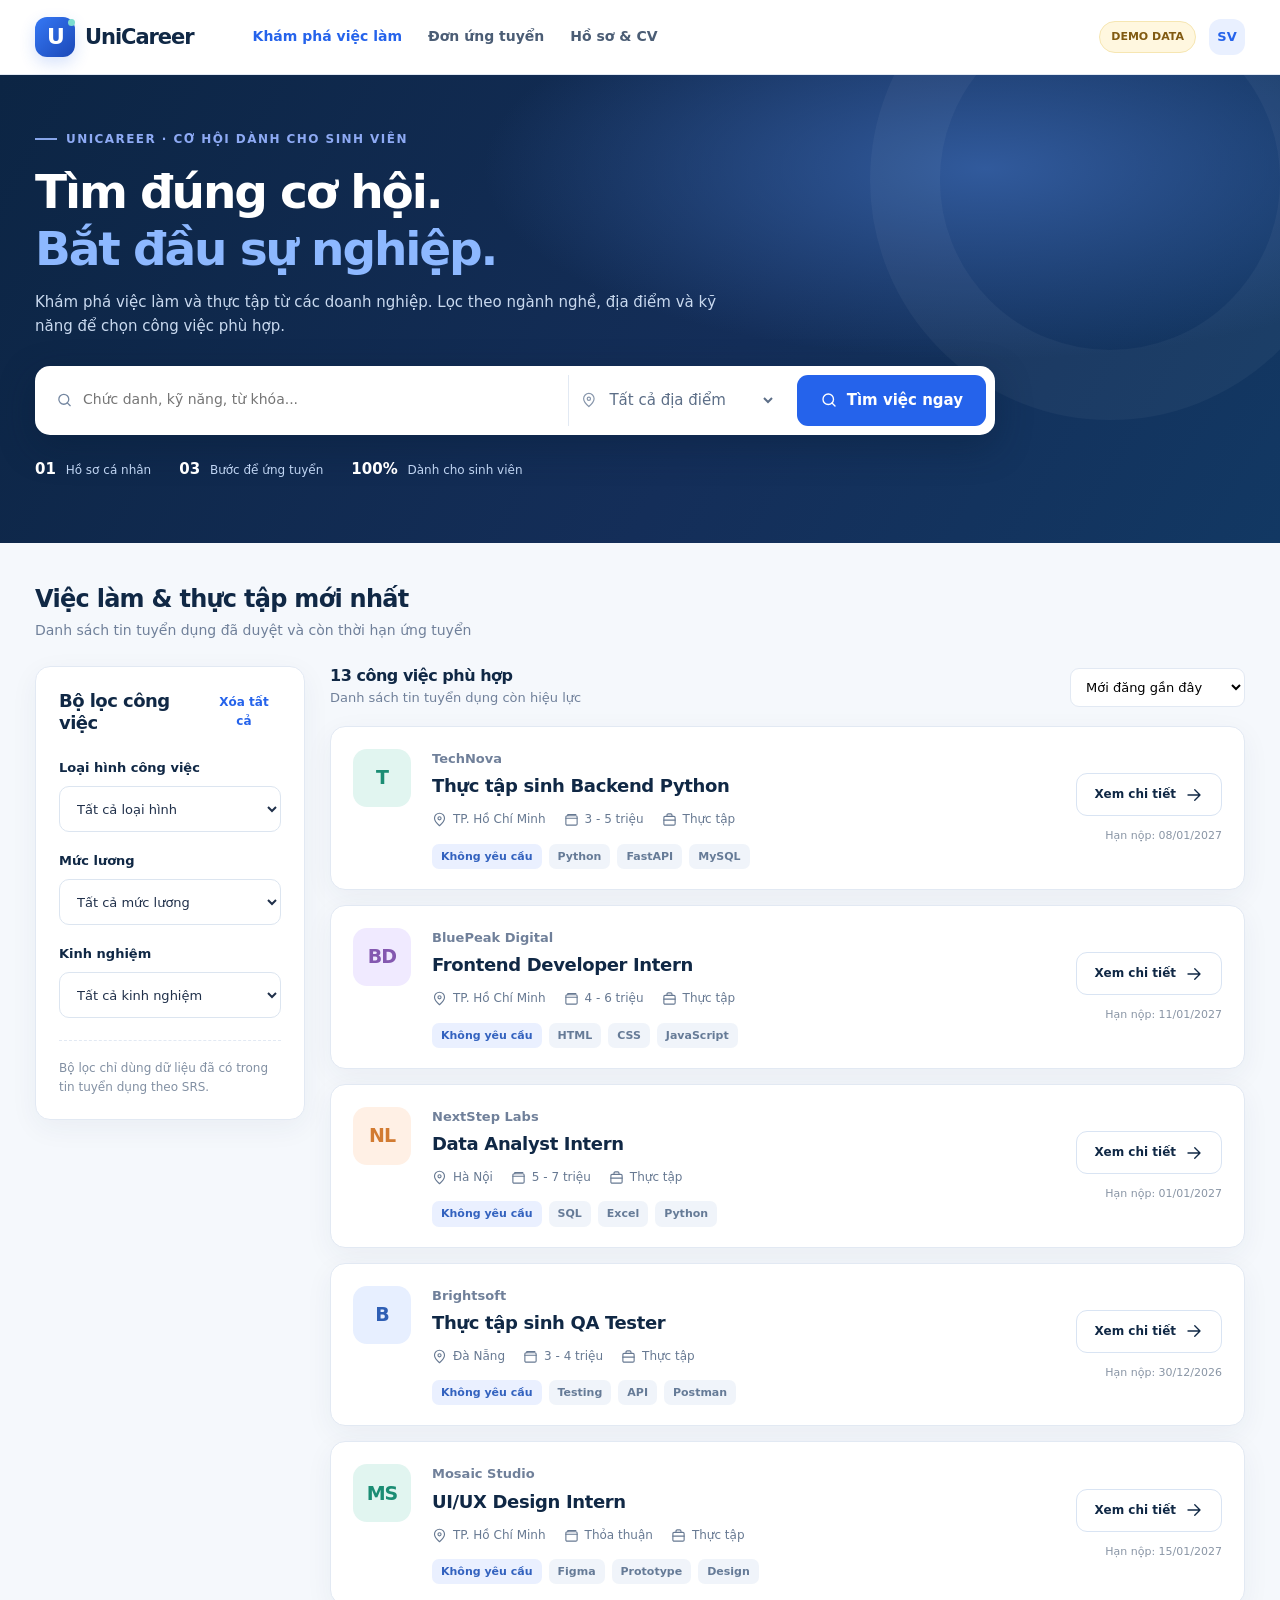
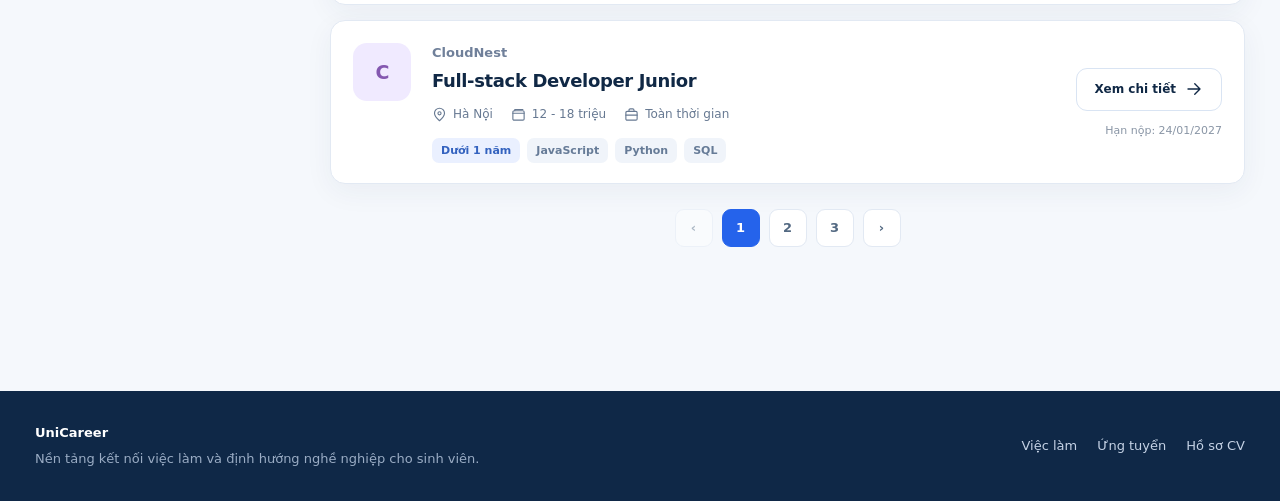
<file: pages/candidate/index.html>
<!doctype html>
<html lang="vi"><head>
  <meta charset="utf-8"><meta name="viewport" content="width=device-width, initial-scale=1">
  <meta name="description" content="Tìm việc làm và cơ hội thực tập phù hợp cho sinh viên tại UniCareer.">
  <title>Tìm việc làm & thực tập | UniCareer</title>
  <link rel="icon" href="../../assets/images/logo.svg" type="image/svg+xml">
  <link rel="stylesheet" href="../../assets/css/style.css">
  <link rel="stylesheet" href="../../assets/css/candidate.css">
  <script type="module" src="../../assets/js/candidate.js"></script>
</head><body data-page="jobs">
  <div id="site-header"></div>
  <main class="page">
    <section class="hero" aria-labelledby="hero-title"><div class="container">
      <div class="eyebrow">UNICAREER · CƠ HỘI DÀNH CHO SINH VIÊN</div>
      <h1 id="hero-title">Tìm đúng cơ hội.<br><span>Bắt đầu sự nghiệp.</span></h1>
      <p>Khám phá việc làm và thực tập từ các doanh nghiệp. Lọc theo ngành nghề, địa điểm và kỹ năng để chọn công việc phù hợp.</p>
      <form id="hero-search" class="hero-search" role="search" aria-label="Tìm công việc">
        <label class="search-input-wrap" for="q"><span data-icon="search"></span><input id="q" name="q" type="search" autocomplete="off" placeholder="Chức danh, kỹ năng, từ khóa..." aria-label="Từ khóa tìm kiếm"></label>
        <label class="search-location" for="location"><span data-icon="map-pin"></span><select id="location" name="location" aria-label="Địa điểm"><option value="">Tất cả địa điểm</option><option value="Hồ Chí Minh">TP. Hồ Chí Minh</option><option value="Hà Nội">Hà Nội</option><option value="Đà Nẵng">Đà Nẵng</option><option value="Làm việc từ xa">Làm việc từ xa</option></select></label>
        <button class="btn btn-lg" type="submit"><span data-icon="search"></span>Tìm việc ngay</button>
      </form>
      <div class="hero-stats"><span><strong>01</strong> Hồ sơ cá nhân</span><span><strong>03</strong> Bước để ứng tuyển</span><span><strong>100%</strong> Dành cho sinh viên</span></div>
    </div></section>
    <section class="jobs-area"><div class="container">
      <div class="section-title jobs-title"><div><h2>Việc làm & thực tập mới nhất</h2><p>Danh sách tin tuyển dụng đã duyệt và còn thời hạn ứng tuyển</p></div><button class="btn btn-outline mobile-filter-trigger" id="show-filters" type="button" aria-expanded="false" aria-controls="filter-panel"><span data-icon="sliders"></span>Bộ lọc</button></div>
      <div class="jobs-layout">
        <aside class="filters card" id="filter-panel" aria-label="Bộ lọc công việc">
          <div class="filter-heading"><h3>Bộ lọc công việc</h3><button id="clear-filters" type="button">Xóa tất cả</button></div>
          <div class="field"><label for="type">Loại hình công việc</label><select id="type" name="type"><option value="">Tất cả loại hình</option><option value="INTERNSHIP">Thực tập</option><option value="PART_TIME">Bán thời gian</option><option value="FULL_TIME">Toàn thời gian</option></select></div>
          <div class="field"><label for="salary">Mức lương</label><select id="salary" name="salary"><option value="">Tất cả mức lương</option><option value="under5">Dưới 5 triệu</option><option value="5to10">5 – 10 triệu</option><option value="over10">Trên 10 triệu</option><option value="negotiable">Thỏa thuận</option></select></div>
          <div class="field"><label for="experience">Kinh nghiệm</label><select id="experience" name="experience"><option value="">Tất cả kinh nghiệm</option><option value="Không yêu cầu">Không yêu cầu</option><option value="Dưới 1 năm">Dưới 1 năm</option><option value="1–2 năm">1 – 2 năm</option></select></div>
          <p class="filter-note">Bộ lọc chỉ dùng dữ liệu đã có trong tin tuyển dụng theo SRS.</p>
        </aside>
        <div class="list-section"><div class="list-toolbar"><div><h3 id="result-count">Đang tải công việc...</h3><p id="search-description">Khám phá các vị trí đang tuyển</p></div><label for="sort" class="sr-only">Sắp xếp công việc</label><select id="sort" name="sort"><option value="newest">Mới đăng gần đây</option><option value="deadline">Hạn nộp sớm nhất</option><option value="salary">Lương cao trước</option></select></div>
          <div id="job-results" class="job-list" aria-live="polite" aria-busy="true"><div class="loading">Đang tải danh sách việc làm...</div></div>
          <nav class="pagination" id="pagination" aria-label="Phân trang kết quả"></nav>
        </div>
      </div>
    </div></section>
  </main><div id="site-footer"></div><div id="toast" class="toast" role="status" aria-live="polite"></div>
</body></html>
</file>
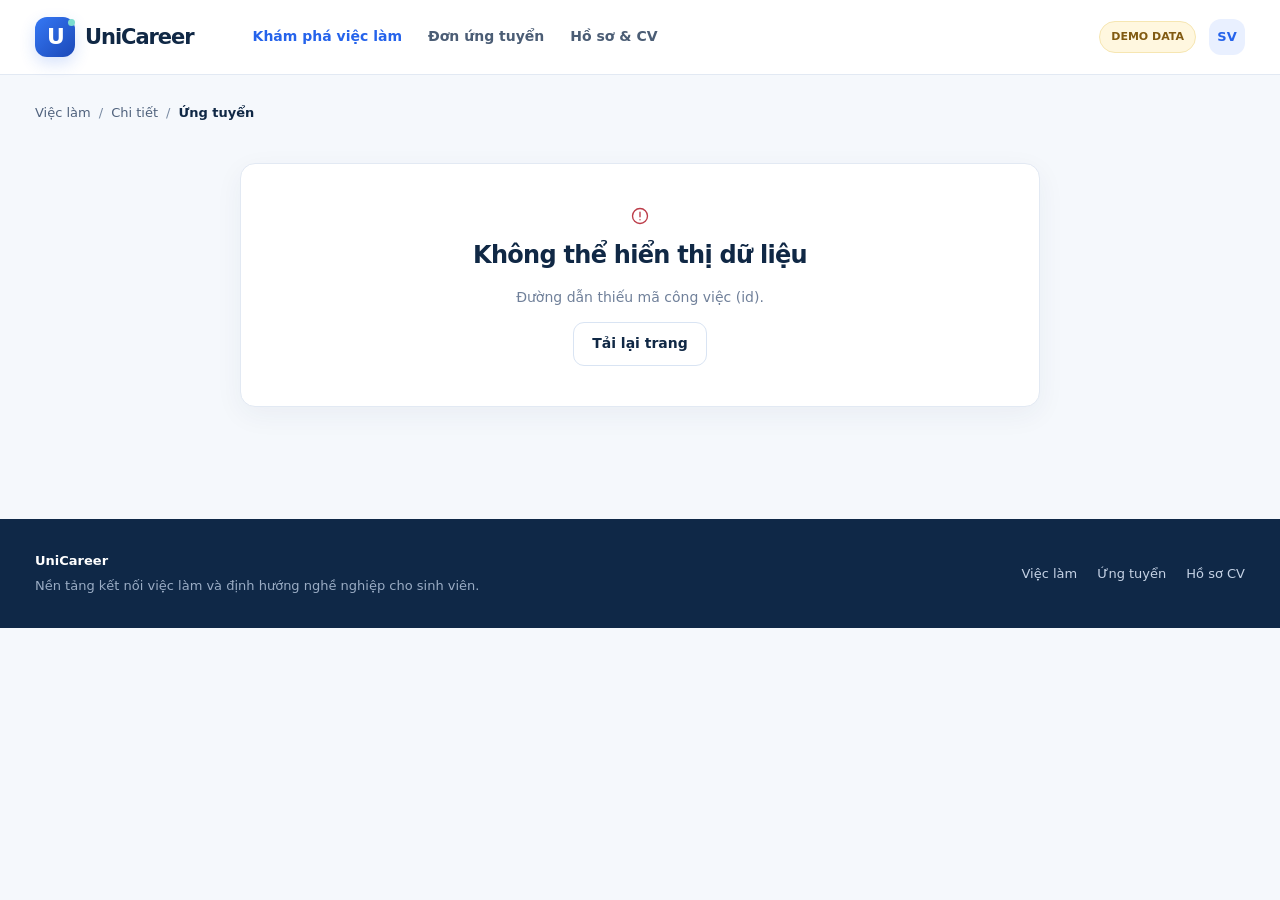
<file: pages/candidate/apply-job.html>
<!doctype html>
<html lang="vi"><head>
  <meta charset="utf-8"><meta name="viewport" content="width=device-width, initial-scale=1">
  <title>Ứng tuyển công việc | UniCareer</title><link rel="icon" href="../../assets/images/logo.svg" type="image/svg+xml">
  <link rel="stylesheet" href="../../assets/css/style.css"><link rel="stylesheet" href="../../assets/css/candidate.css">
  <script type="module" src="../../assets/js/candidate.js"></script>
</head><body data-page="apply">
  <div id="site-header"></div><main class="page"><div class="container">
    <nav class="crumbs" aria-label="Đường dẫn"><a href="index.html">Việc làm</a><span aria-hidden="true">/</span><a id="detail-back-link" href="index.html">Chi tiết</a><span aria-hidden="true">/</span><span class="current">Ứng tuyển</span></nav>
    <div id="apply-view" aria-live="polite"><div class="loading">Đang tải thông tin ứng tuyển...</div></div>
  </div></main><div id="site-footer"></div><div id="toast" class="toast" role="status" aria-live="polite"></div>
</body></html>
</file>
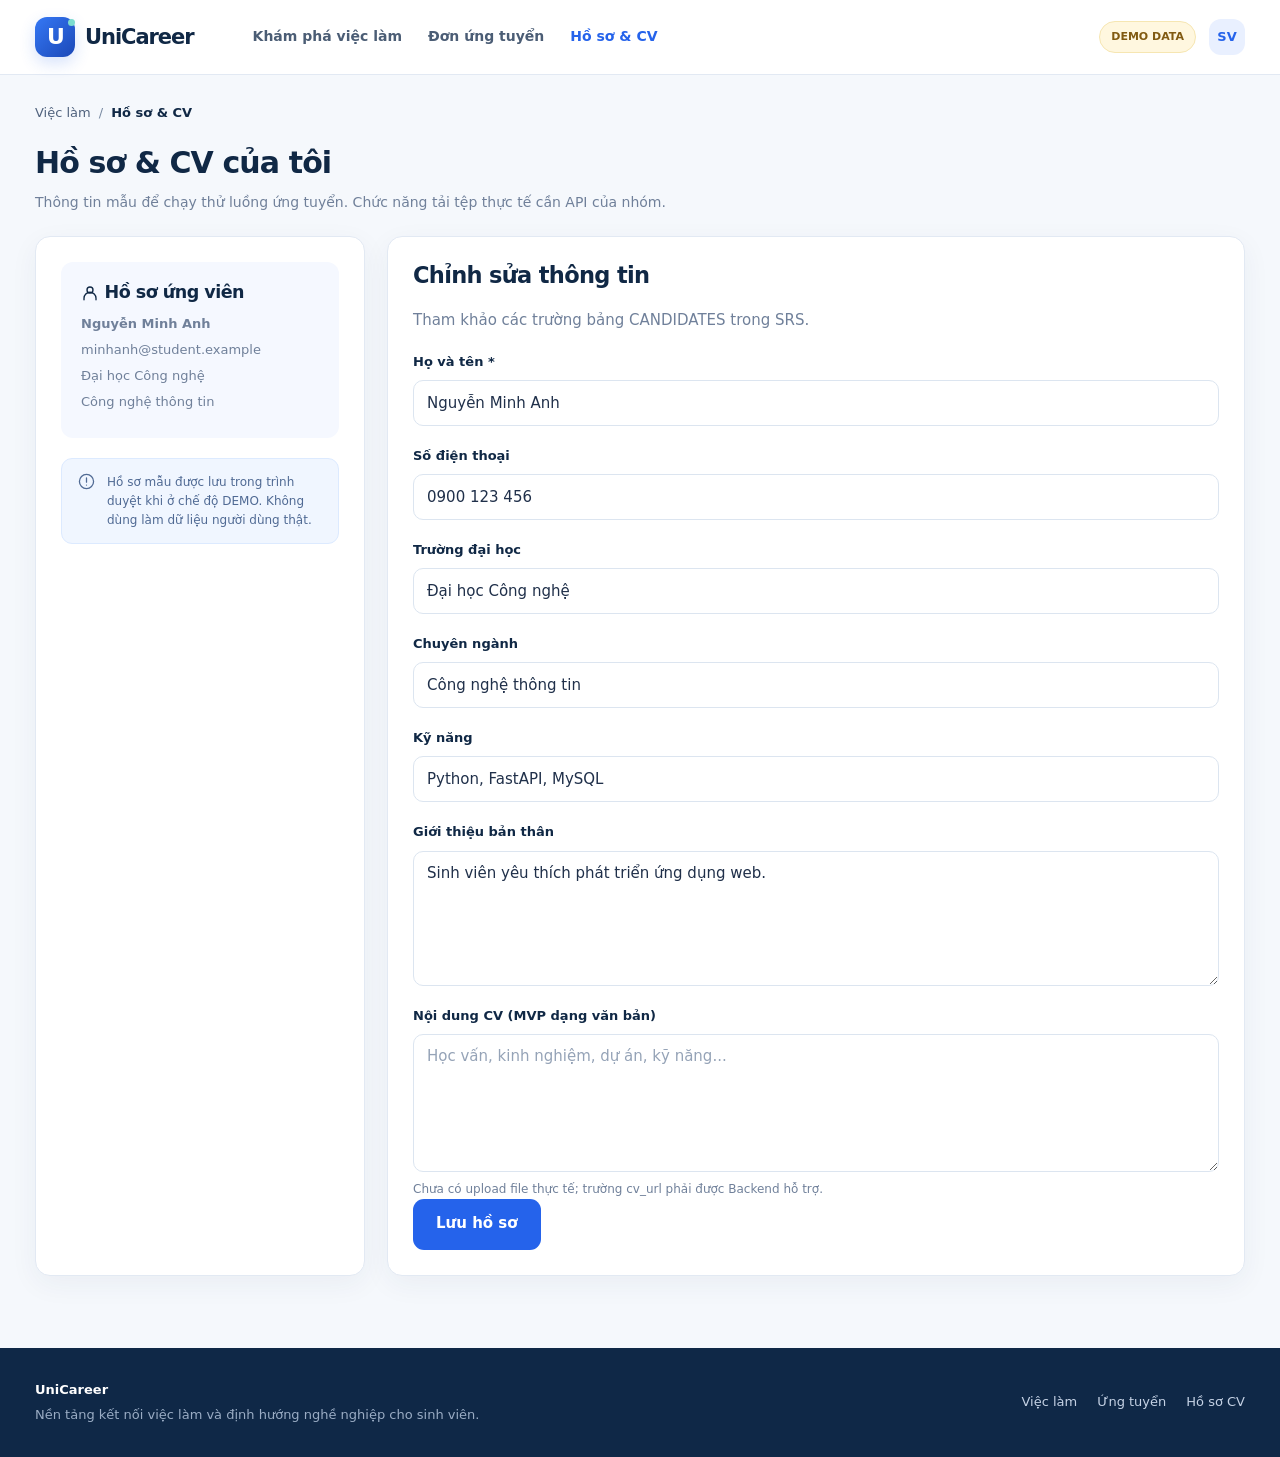
<file: pages/candidate/cv-manage.html>
<!doctype html>
<html lang="vi"><head>
  <meta charset="utf-8"><meta name="viewport" content="width=device-width, initial-scale=1">
  <title>Hồ sơ & CV | UniCareer</title><link rel="icon" href="../../assets/images/logo.svg" type="image/svg+xml">
  <link rel="stylesheet" href="../../assets/css/style.css"><link rel="stylesheet" href="../../assets/css/candidate.css">
  <script type="module" src="../../assets/js/candidate.js"></script>
</head><body data-page="cv">
  <div id="site-header"></div><main class="page"><div class="container">
    <nav class="crumbs"><a href="index.html">Việc làm</a><span>/</span><span class="current">Hồ sơ & CV</span></nav>
    <div class="screen-heading" style="margin-bottom:23px"><h1>Hồ sơ & CV của tôi</h1><p>Thông tin mẫu để chạy thử luồng ứng tuyển. Chức năng tải tệp thực tế cần API của nhóm.</p></div>
    <div id="cv-view"><div class="loading">Đang tải hồ sơ...</div></div>
  </div></main><div id="site-footer"></div><div id="toast" class="toast" role="status" aria-live="polite"></div>
</body></html>
</file>
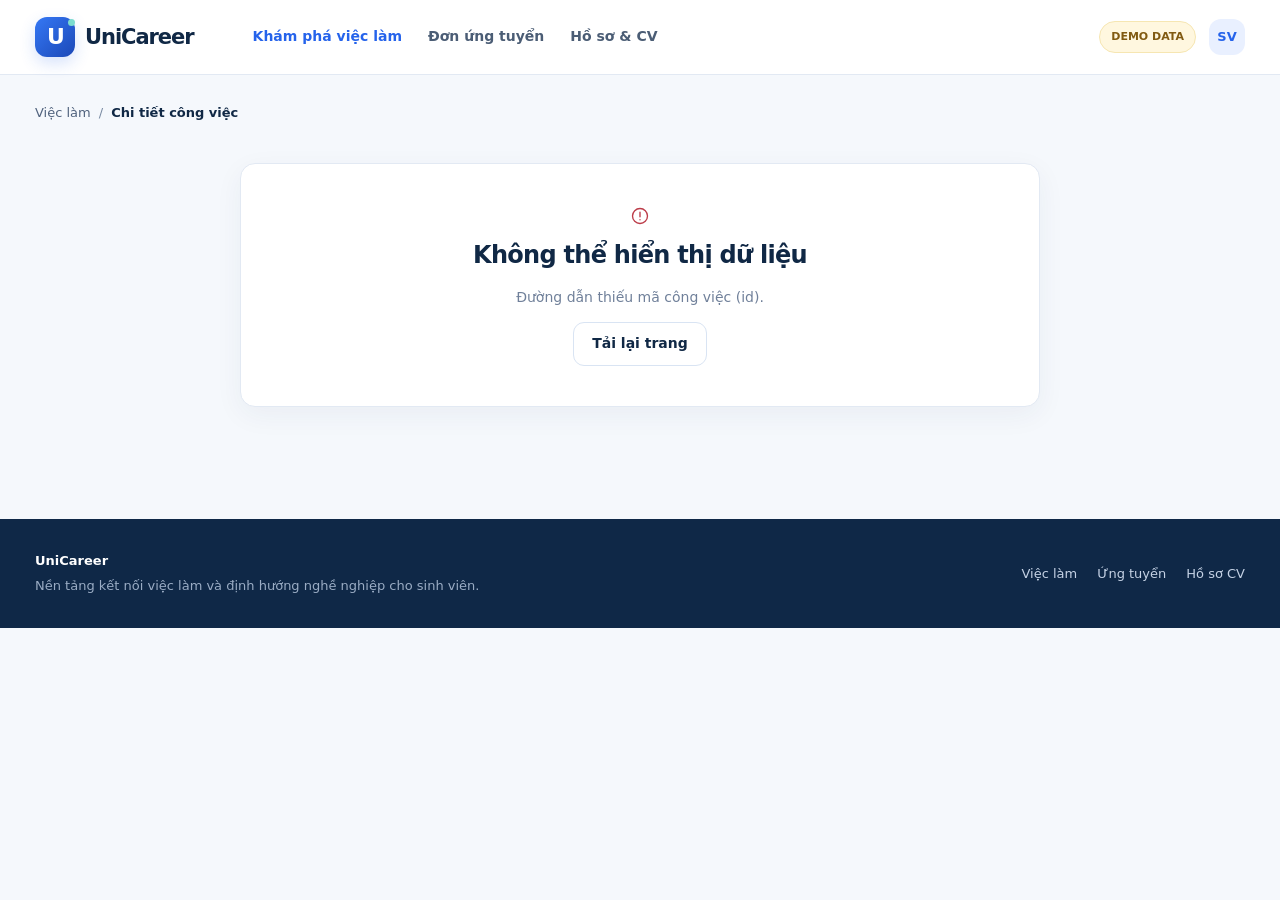
<file: pages/candidate/job-detail.html>
<!doctype html>
<html lang="vi"><head>
  <meta charset="utf-8"><meta name="viewport" content="width=device-width, initial-scale=1">
  <title>Chi tiết công việc | UniCareer</title><link rel="icon" href="../../assets/images/logo.svg" type="image/svg+xml">
  <link rel="stylesheet" href="../../assets/css/style.css"><link rel="stylesheet" href="../../assets/css/candidate.css">
  <script type="module" src="../../assets/js/candidate.js"></script>
</head><body data-page="detail">
  <div id="site-header"></div><main class="page"><div class="container">
    <nav class="crumbs" aria-label="Đường dẫn"><a href="index.html">Việc làm</a><span aria-hidden="true">/</span><span class="current">Chi tiết công việc</span></nav>
    <div id="detail-view" aria-live="polite"><div class="loading">Đang tải chi tiết công việc...</div></div>
  </div></main><div id="site-footer"></div><div id="toast" class="toast" role="status" aria-live="polite"></div>
</body></html>
</file>
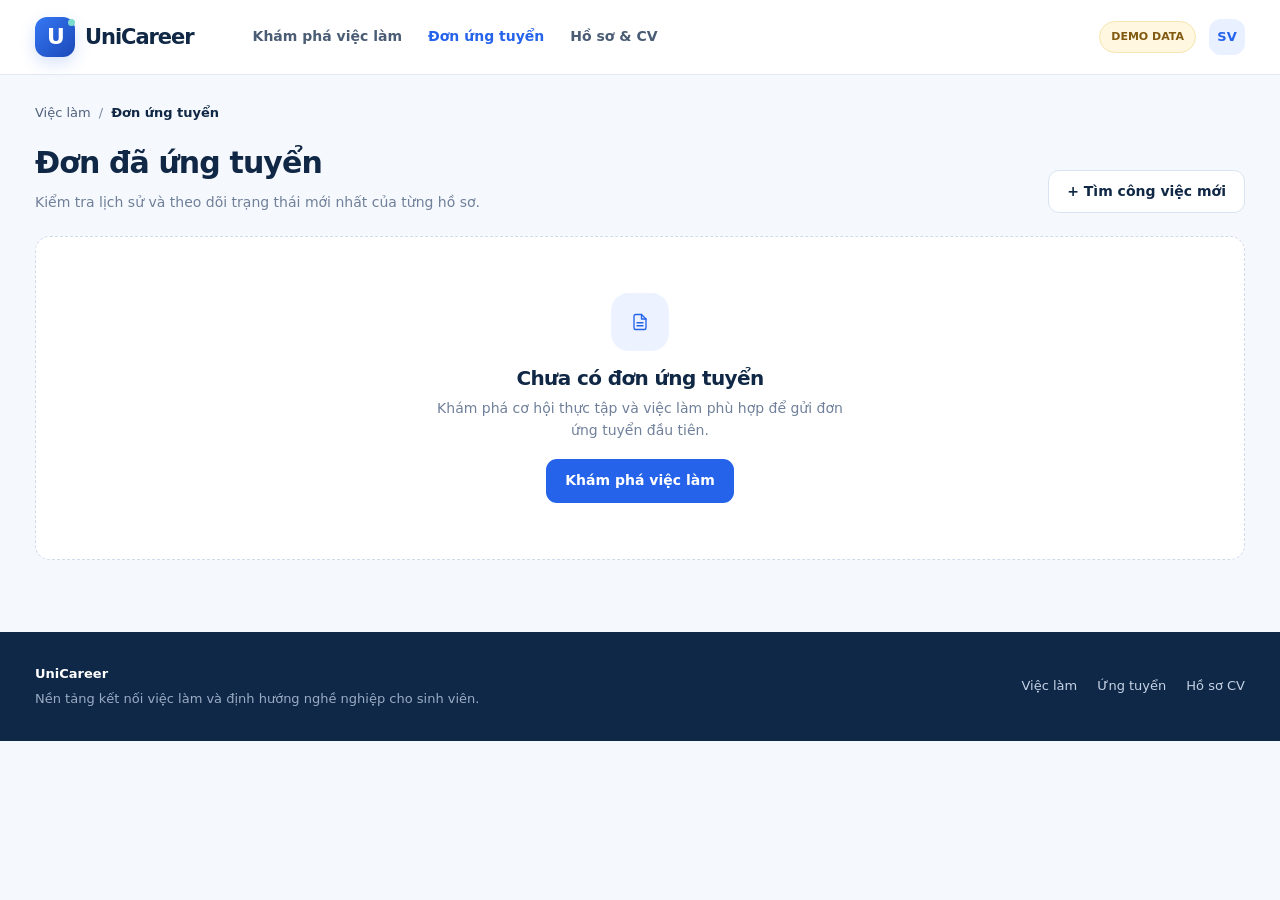
<file: pages/candidate/my-applications.html>
<!doctype html>
<html lang="vi"><head>
  <meta charset="utf-8"><meta name="viewport" content="width=device-width, initial-scale=1">
  <title>Đơn đã ứng tuyển | UniCareer</title><link rel="icon" href="../../assets/images/logo.svg" type="image/svg+xml">
  <link rel="stylesheet" href="../../assets/css/style.css"><link rel="stylesheet" href="../../assets/css/candidate.css">
  <script type="module" src="../../assets/js/candidate.js"></script>
</head><body data-page="applications">
  <div id="site-header"></div><main class="page"><div class="container">
    <nav class="crumbs"><a href="index.html">Việc làm</a><span>/</span><span class="current">Đơn ứng tuyển</span></nav>
    <div class="history-header"><div class="screen-heading"><h1>Đơn đã ứng tuyển</h1><p>Kiểm tra lịch sử và theo dõi trạng thái mới nhất của từng hồ sơ.</p></div><a class="btn btn-outline" href="index.html">+ Tìm công việc mới</a></div>
    <div class="application-list" id="applications-view" aria-live="polite"><div class="loading">Đang tải đơn ứng tuyển...</div></div>
  </div></main><div id="site-footer"></div><div id="toast" class="toast" role="status" aria-live="polite"></div>
</body></html>
</file>
<file: assets/css/style.css>
/* UniCareer shared tokens/layout. Scope: Sprint 1 candidate frontend overlay. */
:root{--navy:#102845;--navy-deep:#0a203c;--blue:#2563eb;--blue-strong:#1d4ed8;--sky:#eaf1ff;--bg:#f5f8fc;--ink:#20304a;--muted:#70809a;--line:#e2e9f3;--white:#fff;--success:#087f61;--success-bg:#e5f8f0;--warning:#9c6218;--warning-bg:#fff3db;--danger:#bc3c49;--danger-bg:#fff0f1;--radius:15px;--shadow:0 8px 28px rgba(30,53,92,.055);--container:1210px;font-family:Inter,ui-sans-serif,system-ui,-apple-system,"Segoe UI",Roboto,Arial,sans-serif;color:var(--ink);background:var(--bg);font-synthesis:none}
*{box-sizing:border-box}html{scroll-behavior:smooth}body{margin:0;min-height:100vh;font-size:15px;line-height:1.55}button,input,textarea,select{font:inherit}button{cursor:pointer}a{color:inherit;text-decoration:none}img,svg{max-width:100%}svg{display:inline-block;vertical-align:middle} :focus-visible{outline:3px solid #94b5ff;outline-offset:2px}h1,h2,h3,p{margin-top:0}h1,h2,h3{line-height:1.22;letter-spacing:-.03em;color:var(--navy)}p{color:var(--muted)}.container{width:min(calc(100% - 40px),var(--container));margin-inline:auto}.site-header{height:75px;background:white;border-bottom:1px solid var(--line);position:sticky;top:0;z-index:40}.nav-wrap{height:100%;display:flex;align-items:center;gap:35px}.brand{display:inline-flex;align-items:center;gap:10px;font-weight:800;font-size:21px;color:var(--navy);letter-spacing:-.05em;white-space:nowrap}.brand-mark{width:40px;height:40px;background:linear-gradient(135deg,#3578f5,#1b48b7);border-radius:12px;display:grid;place-items:center;color:white;font-size:22px;font-weight:900;letter-spacing:-.08em;box-shadow:0 6px 16px #2563eb30}.brand-mark::after{content:"";width:7px;height:7px;background:#7bdbcf;position:absolute;transform:translate(16px,-15px);border-radius:50%}.nav-main{display:flex;align-items:center;gap:26px;margin-left:24px}.nav-main a{font-size:14px;color:#4b5d75;font-weight:600;padding:9px 0}.nav-main a:hover,.nav-main a.is-active{color:var(--blue)}.nav-side{margin-left:auto;display:flex;gap:13px;align-items:center}.demo-label{border-radius:99px;color:#815a11;background:#fff7df;font-size:11px;font-weight:700;padding:6px 11px;border:1px solid #f6e6b2}.avatar{height:36px;width:36px;border-radius:12px;background:#e9f0ff;color:var(--blue);display:grid;place-items:center;font-weight:800;font-size:13px}.nav-menu-btn{display:none;background:white;border:1px solid var(--line);border-radius:10px;padding:9px}.page{padding-bottom:72px}.crumbs{display:flex;gap:8px;align-items:center;flex-wrap:wrap;color:#7a8ba3;font-size:13px;margin:28px 0 22px}.crumbs a{color:#50627d}.crumbs a:hover{color:var(--blue)}.crumbs .current{color:var(--navy);font-weight:700}.btn{display:inline-flex;align-items:center;justify-content:center;gap:9px;min-height:43px;padding:10px 18px;border:1px solid transparent;border-radius:11px;background:var(--blue);color:#fff;font-weight:700;font-size:14px;transition:background .16s,transform .16s,box-shadow .16s;text-align:center}.btn:hover:not(:disabled){background:var(--blue-strong);transform:translateY(-1px);box-shadow:0 6px 18px #2563eb20}.btn:disabled{opacity:.5;cursor:not-allowed}.btn-outline{background:white;border-color:#d9e4f3;color:var(--navy)}.btn-outline:hover:not(:disabled){background:var(--sky);box-shadow:none}.btn-ghost{background:transparent;color:var(--blue);border-color:transparent}.btn-ghost:hover:not(:disabled){background:var(--sky);box-shadow:none}.btn-lg{min-height:51px;padding:12px 22px;font-size:15px}.btn-full{width:100%}.card{background:white;border:1px solid var(--line);border-radius:var(--radius);box-shadow:var(--shadow)}.section-title{display:flex;justify-content:space-between;gap:15px;align-items:flex-end}.section-title h2{font-size:24px;margin:0 0 6px}.section-title p{font-size:14px;margin:0}.muted{color:var(--muted)}.eyebrow{display:flex;align-items:center;gap:9px;color:#8eaaf4;text-transform:uppercase;font-size:12px;font-weight:800;letter-spacing:.12em}.eyebrow::before{content:"";width:22px;height:2px;background:#87a5e9}.field{display:flex;flex-direction:column;gap:8px}.field label,.field legend{font-size:13px;color:var(--navy);font-weight:750}.field input,.field select,.field textarea,.text-input{width:100%;height:46px;border-radius:10px;border:1px solid #dce5f0;background:white;padding:10px 13px;color:var(--ink);outline:0}.field input:focus,.field select:focus,.field textarea:focus,.text-input:focus{border-color:#7ba4fc;box-shadow:0 0 0 3px #2563eb12}.field input::placeholder,.field textarea::placeholder{color:#95a3b7}.field textarea{height:auto;min-height:135px;resize:vertical}.field small{font-size:12px;color:var(--muted)}.status{display:inline-flex;align-items:center;gap:7px;padding:6px 11px;font-size:12px;font-weight:800;border-radius:99px;white-space:nowrap}.status:before{content:"";width:6px;height:6px;background:currentColor;border-radius:50%}.status--success,.status--accepted{background:var(--success-bg);color:var(--success)}.status--reviewing{background:#e9efff;color:#315ac4}.status--received{background:#f0f3f8;color:#617087}.status--rejected{background:var(--danger-bg);color:var(--danger)}.status--warning{background:var(--warning-bg);color:var(--warning)}.icon{width:18px;height:18px;stroke-width:1.8;flex:none}.loading{padding:40px 18px;text-align:center;color:var(--muted)}.empty-state{padding:56px 28px;text-align:center;background:#fff;border:1px dashed #cfdbea;border-radius:15px}.empty-state .empty-icon{width:58px;height:58px;background:#ecf2ff;color:var(--blue);border-radius:18px;display:grid;place-items:center;margin:0 auto 15px}.empty-state h3{font-size:20px;margin-bottom:7px}.empty-state p{max-width:420px;margin:0 auto 18px;font-size:14px}.toast{position:fixed;bottom:28px;right:28px;z-index:100;background:#122e4f;color:white;max-width:390px;padding:13px 18px;box-shadow:0 15px 35px #10284538;border-radius:12px;font-size:14px;opacity:0;transform:translateY(18px);pointer-events:none;transition:all .22s}.toast.is-show{opacity:1;transform:translateY(0)}.toast.error{background:#b83a47}.site-footer{margin-top:auto;background:#0f2847;color:#c5d2e5;padding:32px 0}.footer-layout{display:flex;justify-content:space-between;align-items:center;gap:25px;font-size:13px}.footer-layout strong{color:#fff}.footer-layout p{margin:5px 0 0;color:#9aacc4}.footer-links{display:flex;gap:20px}.footer-links a:hover{color:white}.hide{display:none!important}.sr-only{position:absolute!important;width:1px;height:1px;padding:0;margin:-1px;overflow:hidden;clip:rect(0,0,0,0);white-space:nowrap;border:0}
@media(max-width:900px){.nav-main{gap:16px;margin-left:0}.nav-wrap{gap:14px}.nav-main a{font-size:13px}.demo-label{display:none}}
@media(max-width:700px){.container{width:min(calc(100% - 28px),var(--container))}.site-header{height:66px}.brand{font-size:19px}.brand-mark{width:35px;height:35px}.nav-menu-btn{display:inline-flex}.nav-main{display:none;position:absolute;top:66px;left:0;right:0;background:white;border-bottom:1px solid var(--line);padding:16px 20px;box-shadow:0 15px 30px #1a2a4933;flex-direction:column;align-items:flex-start;gap:5px}.nav-main.is-open{display:flex}.nav-main a{display:block;padding:10px}.nav-side{gap:8px}.nav-side span:not(.demo-label){display:none}.section-title h2{font-size:22px}.footer-layout{flex-direction:column;align-items:flex-start}.toast{left:15px;right:15px;bottom:15px}.page{padding-bottom:54px}}
</file>
<file: assets/css/candidate.css>
/* Candidate screens — four Sprint 1 tasks plus application history and simple CV form. */
.hero{padding:55px 0 62px;background:radial-gradient(ellipse at 77% 20%,#315a9c 0,transparent 36%),linear-gradient(120deg,#0c2544 0%,#142e59 58%,#123863 100%);color:white;position:relative;overflow:hidden}.hero:after{content:"";position:absolute;width:340px;height:340px;border-radius:50%;border:70px solid rgba(255,255,255,.038);top:-135px;right:-70px;pointer-events:none}.hero .container{position:relative;z-index:1}.hero h1{font-size:clamp(30px,4.3vw,47px);color:white;max-width:700px;margin:14px 0 14px;letter-spacing:-.045em}.hero h1 span{color:#8db8ff}.hero p{font-size:15px;color:#c9d9ef;max-width:710px;margin-bottom:28px}.hero-search{display:flex;gap:9px;background:white;padding:9px;border-radius:15px;max-width:960px;box-shadow:0 12px 35px #071c3960}.hero-search .search-input-wrap{display:flex;align-items:center;gap:10px;flex:1;min-width:0;color:#7386a0;padding-left:12px}.hero-search input{width:100%;border:0;outline:0;color:var(--ink);font-size:14px;padding:7px 0}.hero-search .search-location{flex:0 0 220px;display:flex;align-items:center;gap:9px;padding:0 12px;border-left:1px solid var(--line);color:#8796ab}.hero-search select{width:100%;border:0;outline:0;color:#5c6e87;background:white;cursor:pointer}.hero-search button{min-width:144px}.hero-stats{display:flex;gap:28px;margin-top:23px;align-items:center;flex-wrap:wrap;font-size:12px;color:#c0d5f3}.hero-stats strong{font-weight:800;color:#fff;font-size:15px;margin-right:6px}.jobs-area{padding:42px 0 72px}.jobs-title{margin-bottom:24px}.jobs-layout{display:grid;grid-template-columns:270px minmax(0,1fr);gap:25px;align-items:start}.filters{padding:23px;position:sticky;top:96px}.filter-heading{display:flex;justify-content:space-between;gap:8px;align-items:center;margin-bottom:24px}.filter-heading h3{font-size:18px;margin:0}.filter-heading button{border:0;background:transparent;color:var(--blue);font-weight:700;font-size:12px}.filters .field{margin:0 0 19px}.filters .field select{font-size:13px}.filter-note{font-size:12px;color:#8290a3;padding-top:18px;border-top:1px dashed var(--line);margin:22px 0 0}.list-toolbar{display:flex;align-items:center;gap:14px;justify-content:space-between;margin-bottom:17px}.list-toolbar h3{font-size:16px;margin:0}.list-toolbar p{font-size:13px;margin:3px 0 0}.list-toolbar select{font-size:13px;min-width:175px;max-width:230px;border:1px solid var(--line);border-radius:9px;background:white;padding:10px 11px}.job-list{display:grid;gap:15px}.job-card{display:grid;grid-template-columns:63px minmax(0,1fr) auto;gap:16px;padding:22px 22px 20px;align-items:start;transition:border-color .17s,transform .17s,box-shadow .17s}.job-card:hover{border-color:#aac8fc;box-shadow:0 14px 35px #1e4b8a10;transform:translateY(-1px)}.company-logo{height:58px;width:58px;border-radius:14px;background:#e7efff;color:#2f5fb5;font-size:19px;font-weight:850;display:grid;place-items:center;letter-spacing:-.05em}.company-logo--green{background:#e1f5f0;color:#1b8d74}.company-logo--purple{background:#f0eaff;color:#8458b0}.company-logo--orange{background:#fff0e5;color:#d27b32}.company-name{font-size:13px;color:var(--muted);margin:0 0 4px;font-weight:600}.job-card h3{font-size:18px;margin:0 0 12px;line-height:1.4;letter-spacing:-.02em}.job-card h3 a:hover{color:var(--blue)}.job-meta{display:flex;gap:9px 18px;align-items:center;flex-wrap:wrap;margin-bottom:15px;color:#677992;font-size:12px}.job-meta span{display:inline-flex;align-items:center;gap:6px}.job-meta svg{width:15px;height:15px}.job-tags{display:flex;flex-wrap:wrap;gap:7px}.tag{border-radius:7px;background:#f0f4fa;color:#667b97;padding:4px 9px;font-weight:650;font-size:11px}.tag--blue{background:#eaf0ff;color:#3362bf}.tag--green{background:#e7f7ef;color:#158660}.job-actions{align-self:center;display:flex;align-items:flex-end;gap:11px;flex-direction:column}.job-actions .btn{font-size:12px;white-space:nowrap}.job-actions .deadline{font-size:11px;color:#8995a5}.pagination{display:flex;justify-content:center;gap:9px;align-items:center;margin-top:25px}.page-btn{height:38px;min-width:38px;padding:0 10px;border:1px solid var(--line);background:white;color:#536982;border-radius:9px;font-size:13px;font-weight:700}.page-btn.is-active{background:var(--blue);color:#fff;border-color:var(--blue)}.page-btn:disabled{opacity:.45;cursor:not-allowed}.content-grid{display:grid;grid-template-columns:minmax(0,1fr) 320px;gap:23px;align-items:start}.detail-header{padding:30px;margin-bottom:19px}.job-header-main{display:flex;gap:18px;align-items:start}.detail-header .company-logo{width:65px;height:65px;flex:none}.detail-header h1{font-size:27px;margin:3px 0 9px}.detail-header .company-name{font-size:14px}.detail-info{display:flex;gap:12px;flex-wrap:wrap;margin:21px 0 20px}.info-pill{display:inline-flex;gap:8px;align-items:center;border-radius:9px;background:#f2f6fd;color:#5d6f89;padding:8px 11px;font-size:12px;font-weight:650}.info-pill svg{width:16px;height:16px;color:var(--blue)}.detail-actions{display:flex;gap:10px;align-items:center;flex-wrap:wrap}.detail-content{padding:28px 30px;margin-bottom:19px}.detail-content h2{font-size:19px;margin:0 0 13px}.detail-content .prose{font-size:14px;color:#4d6078;line-height:1.95}.detail-content .prose div{margin-bottom:8px}.detail-sidebar{position:sticky;top:96px;display:grid;gap:16px}.detail-sidebar .card{padding:24px}.detail-sidebar h3{font-size:18px;margin:0 0 13px}.detail-sidebar p{font-size:13px;line-height:1.75}.aside-list{padding:0;margin:15px 0;list-style:none;display:grid;gap:12px;font-size:13px}.aside-list li{display:flex;justify-content:space-between;gap:10px}.aside-list strong{color:var(--navy);font-weight:700;text-align:right}.apply-layout{display:grid;grid-template-columns:minmax(0,1fr) 325px;gap:24px;align-items:start}.form-card{padding:29px}.form-card h2{font-size:21px;margin-bottom:7px}.form-card>p{font-size:13px;margin-bottom:23px}.profile-summary{display:grid;grid-template-columns:1fr 1fr;gap:15px;margin:22px 0 26px}.summary-field{background:#f6f9fd;border-radius:10px;padding:13px 14px;min-width:0}.summary-field span{display:block;font-size:11px;color:#8591a4;margin-bottom:4px}.summary-field strong{display:block;font-size:13px;word-break:break-word;color:#30425a}.form-card .field{margin-top:20px}.upload-box{border:1px dashed #adc8ef;background:#f6f9ff;border-radius:12px;padding:21px;display:flex;gap:14px;align-items:center}.upload-box svg{color:var(--blue);width:27px;height:27px}.upload-box strong{font-size:14px}.upload-box p{font-size:12px;margin:2px 0 9px}.upload-box input[type=file]{max-width:100%;font-size:12px}.checkline{display:flex;gap:10px;align-items:flex-start;font-size:12px;color:#67778c;margin:22px 0}.checkline input{margin-top:3px;width:17px;height:17px;accent-color:var(--blue)}.form-error{color:#b82a40;background:#fff0f2;padding:11px 13px;border-radius:9px;font-size:13px;margin-top:17px}.success-panel{padding:55px 25px;text-align:center}.success-icon{display:grid;place-items:center;width:70px;height:70px;background:#dcf9e9;color:#05895d;margin:0 auto 19px;border-radius:22px;font-size:30px}.success-panel h1{font-size:28px}.success-panel p{max-width:490px;margin:0 auto 24px}.success-actions{display:flex;gap:12px;justify-content:center;flex-wrap:wrap}.application-card{padding:21px 25px;display:flex;justify-content:space-between;gap:20px;align-items:center}.application-card h3{font-size:17px;margin:0 0 7px}.application-card .muted{font-size:13px;margin:0 0 5px}.application-card .application-right{display:flex;flex-direction:column;align-items:flex-end;gap:9px}.application-list{display:grid;gap:13px}.history-header{display:flex;justify-content:space-between;gap:18px;align-items:flex-end;margin-bottom:23px}.history-header h1{font-size:29px;margin-bottom:8px}.history-header p{margin-bottom:0}.cv-layout{display:grid;grid-template-columns:330px minmax(0,1fr);gap:22px}.cv-layout .card{padding:25px}.cv-layout .field{margin-top:20px}.mini-profile{background:#f5f8ff;border-radius:12px;padding:20px}.mini-profile h3{margin:0 0 10px}.mini-profile p{margin:6px 0;font-size:13px}.helper{display:block;color:#7a8da7;font-size:12px;margin-top:7px}.notice{display:flex;gap:12px;background:#f0f6ff;color:#506a94;padding:14px 16px;border-radius:11px;border:1px solid #dceaff;font-size:12px}.notice svg{width:17px;height:17px;flex:none}.screen-heading h1{font-size:30px;margin-bottom:10px}.screen-heading p{font-size:14px}.related-jobs{display:grid;gap:10px}.related-jobs a{display:block;border-bottom:1px solid var(--line);padding:8px 0 11px;color:var(--navy);font-size:13px;font-weight:650}.related-jobs small{display:block;color:var(--muted);font-weight:400;margin-top:3px}.badge-demo{display:inline-flex;background:#fff6de;color:#99601e;font-weight:650;font-size:12px;border-radius:8px;padding:8px 10px}.mobile-filter-trigger{display:none}.error-panel{padding:40px;max-width:800px;margin:40px auto;text-align:center}.error-panel h1{font-size:24px}.error-panel p{font-size:14px}
@media(max-width:1100px){.job-card{grid-template-columns:55px minmax(0,1fr);gap:13px}.job-actions{grid-column:2;flex-direction:row;align-items:center;justify-content:space-between}.jobs-layout{grid-template-columns:245px minmax(0,1fr)}.filters{padding:18px}.content-grid,.apply-layout{grid-template-columns:minmax(0,1fr) 280px}}
@media(max-width:900px){.jobs-layout{grid-template-columns:1fr}.filters{position:static;display:none}.filters.is-open{display:block}.mobile-filter-trigger{display:inline-flex}.content-grid,.apply-layout{grid-template-columns:1fr}.detail-sidebar{position:static;grid-template-columns:repeat(2,minmax(0,1fr))}.hero-search .search-location{flex:0 0 180px}.cv-layout{grid-template-columns:1fr}}
@media(max-width:700px){.hero{padding:40px 0 45px}.hero-search{flex-direction:column;border-radius:14px;padding:10px}.hero-search .search-input-wrap,.hero-search .search-location{flex:unset;width:100%;padding:11px 12px;min-height:45px;border:0}.hero-search .search-location{border-top:1px solid var(--line)}.hero-search .btn{width:100%}.hero h1{font-size:34px}.jobs-area{padding:30px 0}.jobs-title{align-items:flex-start}.job-card{padding:17px 16px;grid-template-columns:46px minmax(0,1fr);gap:11px}.company-logo{width:46px;height:46px;font-size:16px}.job-card h3{font-size:16px}.job-meta{gap:7px 14px}.list-toolbar{align-items:flex-start;flex-direction:column}.list-toolbar select{width:100%;max-width:100%}.detail-header,.detail-content,.form-card{padding:21px}.detail-header h1{font-size:23px}.detail-sidebar{grid-template-columns:1fr}.detail-info{margin:18px 0}.detail-actions .btn{flex:1}.apply-layout{gap:15px}.profile-summary{grid-template-columns:1fr}.upload-box{align-items:flex-start}.history-header{align-items:flex-start;flex-direction:column}.application-card{flex-direction:column;align-items:flex-start}.application-card .application-right{flex-direction:row;align-items:center;justify-content:space-between;width:100%}.screen-heading h1{font-size:25px}}
</file>
